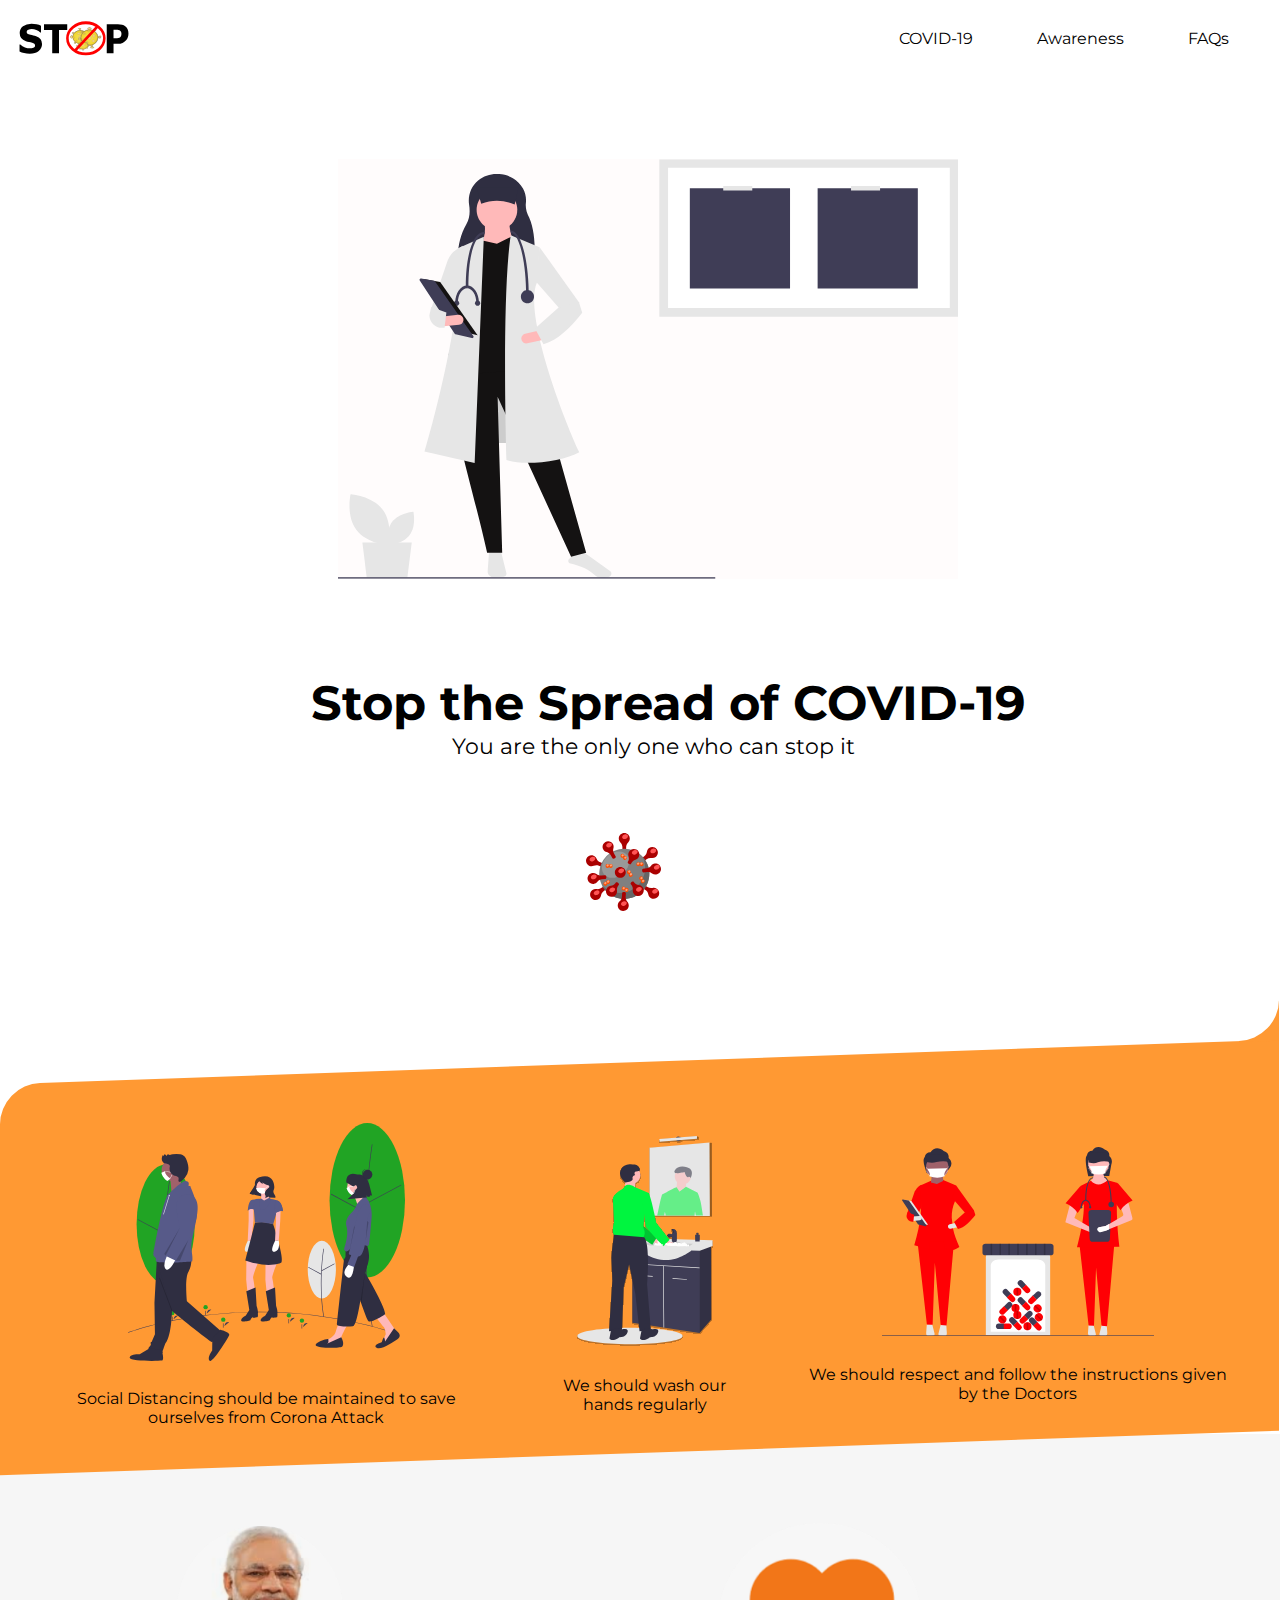
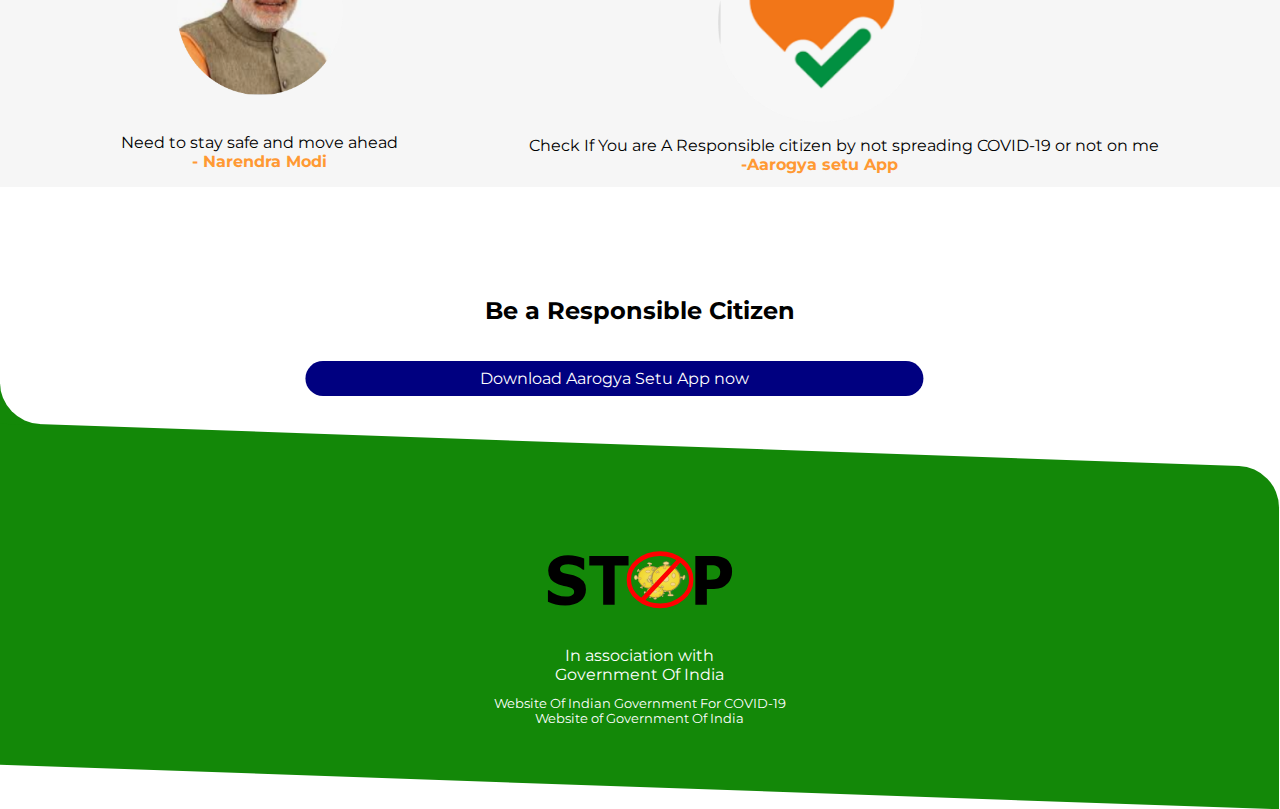
<file: index.html>
<html>

<head>
    <link href="https://fonts.googleapis.com/css2?family=Montserrat:wght@500&display=swap" rel="stylesheet">
    <title>India Against COVID-19</title>
</head>

<body>
    <link rel="stylesheet" href="css/index.css">
    <div class="container">
        <header>
            <img src="imgs/stop.svg" alt="logo" class="logo">
            <nav>
                <a href="#">
                    <img src="imgs/ham.svg" alt="menu" class="hide-desktop menu" id="menu">
                </a>
                <ul class="show-desktop hide-mobile" id="nav">
                    <li id="exit" class="exit-btn hide-desktop">
                        <img src="imgs/exit.svg" alt="exit-btn">
                    </li>
                    <li><a href="https://www.mohfw.gov.in/#latest-update" target="_blank">COVID-19</a></li>
                    <li><a href="https://www.mohfw.gov.in/#site-awareness" target="_blank">Awareness</a></li>
                    <li><a href="https://www.mohfw.gov.in/#site-faq" target="_blank">FAQs</a></li>
                </ul>
            </nav>
        </header>
        <section>
            <svg class="main-image" width="855" height="578" viewBox="0 0 855 578" fill="none"
                xmlns="http://www.w3.org/2000/svg">
                <rect width="855" height="578" fill="#FFFCFC" />
                <g id="doctor 1" clip-path="url(#clip0)">
                    <path id="Vector" d="M261.557 268H151.557V391H261.557V268Z" fill="#CCCCCC" />
                    <path id="Vector_2" d="M95.557 576H39.557L33.557 528H101.557L95.557 576Z" fill="#E6E6E6" />
                    <path id="Vector_3"
                        d="M208.007 541.232L206.117 567.067C206.032 568.237 206.197 569.411 206.603 570.511C207.008 571.611 207.644 572.612 208.468 573.446C209.292 574.281 210.285 574.929 211.38 575.348C212.475 575.767 213.647 575.947 214.817 575.877L228.087 575.073C228.702 575.035 229.301 574.863 229.842 574.568C230.383 574.273 230.852 573.863 231.216 573.366C231.58 572.869 231.83 572.298 231.949 571.694C232.068 571.089 232.052 570.466 231.902 569.868L224.537 540.406L208.007 541.232Z"
                        fill="#E6E6E6" />
                    <path id="Vector_4"
                        d="M319.003 556.509C334.62 560.163 345.777 565.356 353.106 572.384C355.716 574.867 359.131 576.331 362.729 576.509C367.326 576.751 371.084 576.236 373.909 574.974H373.909C374.633 574.655 375.258 574.148 375.719 573.506C376.181 572.864 376.462 572.111 376.534 571.323C376.619 570.523 376.489 569.715 376.157 568.982C375.825 568.25 375.303 567.619 374.645 567.156L337.606 540.802L321.873 547.096L318.202 550.766C317.805 551.163 317.505 551.648 317.327 552.18C317.148 552.713 317.096 553.28 317.173 553.837C317.251 554.393 317.456 554.924 317.774 555.388C318.091 555.852 318.512 556.236 319.003 556.509H319.003Z"
                        fill="#E6E6E6" />
                    <path id="Vector_5"
                        d="M270.94 134.695L165.067 133.714C165.333 118.294 168.921 103.151 176.764 89.6005C181.914 80.701 181.803 71.0157 180.562 62.8561C178.646 50.2641 183.101 37.3806 192.999 29.3649C200.563 23.2285 210.11 20.0698 219.842 20.4835L221.897 20.5692C228.594 20.8475 235.113 22.8036 240.856 26.258C246.6 29.7123 251.383 34.5542 254.768 40.339C258.208 46.5146 259.595 53.624 258.729 60.6398C258.058 67.241 259.664 73.9096 263.42 80.6416C269.9 95.4242 271.303 114.34 270.94 134.695Z"
                        fill="#2F2E41" />
                    <path id="Vector_6"
                        d="M341.775 542.176L320.996 547.597L219.813 327.161L226.137 542.176H205.358C183.154 441.018 143.067 324.27 161.09 287.41L268.597 281.086L341.775 542.176Z"
                        fill="#141212" />
                    <path id="Vector_7"
                        d="M218.909 97.6912C234.376 97.6912 246.915 85.1524 246.915 69.685C246.915 54.2177 234.376 41.6789 218.909 41.6789C203.442 41.6789 190.903 54.2177 190.903 69.685C190.903 85.1524 203.442 97.6912 218.909 97.6912Z"
                        fill="#FFB9B9" />
                    <path id="Vector_8"
                        d="M243.302 121.18L197.227 118.47C201.742 108.106 203.546 98.1264 201.744 88.657H236.074C235.996 95.9276 239.614 108.504 243.302 121.18Z"
                        fill="#FFB9B9" />
                    <path id="Vector_9"
                        d="M272.211 289.217L171.028 296.445L181.417 117.115L199.034 112.146L218.909 116.663L238.784 106.725L251.432 111.243L272.211 289.217Z"
                        fill="#141212" />
                    <path id="Vector_10"
                        d="M188.193 418.407L119.081 402.597C139.631 334.449 176.654 178.546 164.704 122.987L200.841 106.725L188.193 418.407Z"
                        fill="#E6E6E6" />
                    <path id="Vector_11"
                        d="M154.766 221.46L128.567 205.199L150.91 139.759C153.402 133.007 158.175 127.337 164.404 123.731L171.931 119.373L167.414 185.323L154.766 221.46Z"
                        fill="#E6E6E6" />
                    <path id="Vector_12"
                        d="M332.289 403.501C310.476 416.121 255.95 423.156 232.009 414.342C230.247 352.769 226.792 178.603 237.881 104.919L277.632 121.18L274.018 169.965C255.014 211.698 310.198 357.054 332.289 403.501Z"
                        fill="#E6E6E6" />
                    <path id="Vector_13"
                        d="M329.127 213.33L304.734 205.199L272.211 168.158L277.632 121.18L331.837 197.068L329.127 213.33Z"
                        fill="#E6E6E6" />
                    <path id="Vector_14"
                        d="M252.681 248.494C253.08 250.245 254.158 251.767 255.677 252.725C257.196 253.684 259.034 254 260.786 253.606L281.492 248.917L278.5 235.7L257.793 240.389C256.041 240.786 254.518 241.863 253.559 243.383C252.6 244.903 252.285 246.741 252.681 248.494V248.494Z"
                        fill="#FFB9B9" />
                    <path id="Vector_15"
                        d="M243.302 62.4576C227.746 56.0611 212.382 55.5983 197.227 61.5542L190.903 38.9686H248.722L243.302 62.4576Z"
                        fill="#2F2E41" />
                    <path id="Vector_16"
                        d="M271.308 233.205L283.052 254.887C302.806 249.378 319.926 232.008 336.354 211.523L331.837 197.068L303.831 204.295L271.308 233.205Z"
                        fill="#E6E6E6" />
                    <path id="Vector_17"
                        d="M262.725 188.485H259.111C259.111 137.375 248.588 101.757 238.333 101.757L237.429 98.1429C246.626 98.1429 252.49 112.967 255.789 125.403C260.262 142.263 262.725 164.666 262.725 188.485Z"
                        fill="#3F3D56" />
                    <path id="Vector_18"
                        d="M179.61 175.837H175.996C175.996 129.028 186.593 99.9498 202.196 99.9498L201.292 103.563C190.5 103.563 179.61 125.911 179.61 175.837Z"
                        fill="#3F3D56" />
                    <path id="Vector_19"
                        d="M260.918 198.423C265.908 198.423 269.953 194.378 269.953 189.389C269.953 184.399 265.908 180.355 260.918 180.355C255.929 180.355 251.884 184.399 251.884 189.389C251.884 194.378 255.929 198.423 260.918 198.423Z"
                        fill="#3F3D56" />
                    <path id="Vector_20"
                        d="M165.155 197.52H161.542C161.542 184.568 168.836 174.031 177.803 174.031V177.644C170.829 177.644 165.155 186.56 165.155 197.52Z"
                        fill="#3F3D56" />
                    <path id="Vector_21"
                        d="M194.065 197.52H190.451C190.451 186.56 184.777 177.644 177.803 177.644V174.031C186.77 174.031 194.065 184.568 194.065 197.52Z"
                        fill="#3F3D56" />
                    <path id="Vector_22"
                        d="M192.258 202.037C194.254 202.037 195.872 200.419 195.872 198.423C195.872 196.427 194.254 194.809 192.258 194.809C190.262 194.809 188.644 196.427 188.644 198.423C188.644 200.419 190.262 202.037 192.258 202.037Z"
                        fill="#3F3D56" />
                    <path id="Vector_23"
                        d="M163.348 202.037C165.344 202.037 166.962 200.419 166.962 198.423C166.962 196.427 165.344 194.809 163.348 194.809C161.353 194.809 159.735 196.427 159.735 198.423C159.735 200.419 161.353 202.037 163.348 202.037Z"
                        fill="#3F3D56" />
                    <path id="Vector_24"
                        d="M118.177 165.193L140.724 169.219L192.258 242.495L164.88 236.053L118.177 165.193Z"
                        fill="#141212" />
                    <path id="Vector_25"
                        d="M114.178 164.296C113.834 164.301 113.498 164.398 113.205 164.578C112.912 164.757 112.673 165.012 112.512 165.316C112.351 165.619 112.275 165.961 112.291 166.304C112.307 166.647 112.416 166.98 112.604 167.267L160.776 240.355C161.045 240.763 161.46 241.053 161.936 241.165L184.349 246.438C184.727 246.527 185.123 246.499 185.484 246.358C185.846 246.217 186.156 245.969 186.373 245.647C186.591 245.325 186.705 244.945 186.702 244.557C186.698 244.169 186.576 243.791 186.353 243.474L133.464 168.272C133.321 168.067 133.138 167.892 132.927 167.758C132.716 167.624 132.481 167.532 132.235 167.489L114.539 164.329C114.42 164.307 114.299 164.296 114.178 164.296V164.296Z"
                        fill="#3F3D56" />
                    <path id="Vector_26"
                        d="M144.227 216.553L145.566 230.038L166.693 227.941C168.481 227.764 170.125 226.883 171.264 225.493C172.403 224.103 172.944 222.317 172.766 220.529C172.589 218.741 171.708 217.096 170.318 215.957C168.928 214.819 167.142 214.278 165.354 214.456L144.227 216.553Z"
                        fill="#FFB9B9" />
                    <path id="Vector_27"
                        d="M125.857 214.991C125.887 219.589 127.734 223.989 130.995 227.231C134.255 230.474 138.665 232.296 143.263 232.302H146.737L149.266 211.226L128.326 203.688L125.857 214.991Z"
                        fill="#E6E6E6" />
                    <path id="Vector_28" d="M854.557 0H442.557V217H854.557V0Z" fill="#E6E6E6" />
                    <path id="Vector_29" d="M454.557 205H842.557V12H454.557V205Z" fill="white" />
                    <path id="Vector_30" d="M622.557 40H484.557V178H622.557V40Z" fill="#3F3D56" />
                    <g id="big-virus">
                        <path id="Vector_31"
                            d="M589.557 103C591.766 103 593.557 101.209 593.557 99C593.557 96.7909 591.766 95 589.557 95C587.348 95 585.557 96.7909 585.557 99C585.557 101.209 587.348 103 589.557 103Z"
                             />
                        <path id="Vector_32"
                            d="M574.557 89C576.766 89 578.557 87.2091 578.557 85C578.557 82.7909 576.766 81 574.557 81C572.348 81 570.557 82.7909 570.557 85C570.557 87.2091 572.348 89 574.557 89Z"
                             />
                        <path id="Vector_33"
                            d="M572.557 99C571.085 99.0003 569.642 99.4091 568.389 100.181C567.285 98.5211 565.988 96.9984 564.524 95.6452C564.541 95.4317 564.557 95.2178 564.557 95C564.558 93.4304 564.097 91.8951 563.231 90.5857C562.366 89.2763 561.134 88.2507 559.689 87.6368C558.244 87.0229 556.651 86.8478 555.108 87.1335C553.564 87.4192 552.139 88.1529 551.01 89.2431C548.868 88.9391 546.694 88.9201 544.547 89.1867C544.549 89.124 544.557 89.0631 544.557 89C544.558 87.661 544.224 86.3429 543.584 85.1667C542.944 83.9905 542.019 82.9937 540.894 82.2677C539.769 81.5418 538.479 81.1098 537.144 81.0116C535.808 80.9133 534.47 81.1518 533.25 81.7052C532.031 82.2586 530.97 83.1093 530.165 84.1792C529.36 85.249 528.836 86.5039 528.641 87.8288C528.447 89.1537 528.588 90.5061 529.052 91.7622C529.516 93.0183 530.288 94.1378 531.297 95.0181C529.958 96.1654 528.743 97.4503 527.673 98.8518C526.685 98.03 525.515 97.4582 524.259 97.1847C523.004 96.9111 521.702 96.9439 520.462 97.2802C519.222 97.6165 518.081 98.2465 517.137 99.1168C516.192 99.9872 515.47 101.072 515.033 102.28C514.597 103.488 514.457 104.784 514.627 106.057C514.796 107.331 515.27 108.544 516.008 109.596C516.746 110.647 517.727 111.506 518.866 112.098C520.006 112.691 521.272 113 522.557 113L522.582 112.999C522.569 113.331 522.557 113.664 522.557 114C522.557 116.013 522.8 118.018 523.28 119.973C520.903 120.868 518.791 122.352 517.145 124.286C515.498 126.22 514.369 128.541 513.865 131.031C513.361 133.521 513.498 136.098 514.262 138.52C515.027 140.943 516.395 143.131 518.237 144.88C520.08 146.629 522.336 147.881 524.795 148.519C527.254 149.157 529.835 149.16 532.295 148.528C534.755 147.895 537.014 146.648 538.861 144.903C540.707 143.158 542.079 140.972 542.849 138.551C548.414 139.621 554.177 138.766 559.192 136.127C559.704 137.332 560.504 138.394 561.522 139.218C562.54 140.042 563.744 140.603 565.03 140.853C566.316 141.103 567.643 141.033 568.895 140.65C570.148 140.267 571.287 139.583 572.213 138.657C573.139 137.731 573.824 136.591 574.207 135.339C574.59 134.086 574.66 132.759 574.41 131.473C574.16 130.188 573.598 128.983 572.774 127.965C571.95 126.947 570.889 126.147 569.684 125.635C571.416 122.347 572.389 118.712 572.531 114.999L572.557 115C574.678 115 576.713 114.157 578.213 112.657C579.714 111.157 580.557 109.122 580.557 107C580.557 104.878 579.714 102.843 578.213 101.343C576.713 99.8429 574.678 99 572.557 99V99Z"
                             />
                    </g>
                    <path id="Vector_34" d="M570.557 37H530.557V43H570.557V37Z" fill="#E6E6E6" />
                    <path id="Vector_35" d="M798.557 40H660.557V178H798.557V40Z" fill="#3F3D56" />
                    <g id="small-viruses">
                        <path id="Vector_36"
                            d="M755.757 133.6C756.751 133.6 757.557 132.794 757.557 131.8C757.557 130.806 756.751 130 755.757 130C754.763 130 753.957 130.806 753.957 131.8C753.957 132.794 754.763 133.6 755.757 133.6Z"
                            />
                        <path id="Vector_37"
                            d="M749.007 127.3C750.001 127.3 750.807 126.494 750.807 125.5C750.807 124.506 750.001 123.7 749.007 123.7C748.013 123.7 747.207 124.506 747.207 125.5C747.207 126.494 748.013 127.3 749.007 127.3Z"
                             />
                        <path id="Vector_38"
                            d="M748.107 131.8C747.444 131.8 746.795 131.984 746.231 132.331C745.734 131.584 745.151 130.899 744.492 130.29C744.5 130.194 744.507 130.098 744.507 130C744.507 129.294 744.3 128.603 743.91 128.014C743.521 127.424 742.966 126.963 742.316 126.687C741.666 126.41 740.949 126.332 740.255 126.46C739.56 126.589 738.919 126.919 738.411 127.409C737.447 127.273 736.469 127.264 735.502 127.384C735.503 127.356 735.507 127.328 735.507 127.3C735.507 126.697 735.357 126.104 735.069 125.575C734.781 125.046 734.365 124.597 733.858 124.27C733.352 123.944 732.772 123.749 732.171 123.705C731.57 123.661 730.967 123.768 730.419 124.017C729.87 124.266 729.393 124.649 729.03 125.131C728.668 125.612 728.432 126.177 728.345 126.773C728.257 127.369 728.321 127.978 728.53 128.543C728.739 129.108 729.086 129.612 729.54 130.008C728.937 130.524 728.391 131.103 727.909 131.733C727.465 131.364 726.938 131.106 726.373 130.983C725.808 130.86 725.222 130.875 724.664 131.026C724.106 131.177 723.593 131.461 723.168 131.853C722.742 132.244 722.418 132.733 722.221 133.276C722.025 133.82 721.962 134.403 722.038 134.976C722.115 135.549 722.328 136.095 722.66 136.568C722.992 137.041 723.433 137.428 723.946 137.694C724.459 137.961 725.029 138.1 725.607 138.1L725.618 138.099C725.612 138.249 725.607 138.399 725.607 138.55C725.607 139.456 725.716 140.358 725.932 141.238C724.862 141.64 723.912 142.308 723.171 143.179C722.43 144.049 721.922 145.093 721.695 146.214C721.469 147.334 721.53 148.494 721.874 149.584C722.218 150.674 722.834 151.659 723.663 152.446C724.492 153.233 725.507 153.797 726.614 154.084C727.72 154.371 728.882 154.372 729.989 154.087C731.096 153.803 732.113 153.241 732.943 152.456C733.774 151.671 734.392 150.687 734.738 149.598C737.242 150.079 739.836 149.695 742.092 148.507C742.323 149.05 742.683 149.527 743.141 149.898C743.599 150.269 744.141 150.522 744.72 150.634C745.298 150.746 745.895 150.715 746.459 150.543C747.023 150.37 747.535 150.062 747.952 149.645C748.369 149.229 748.677 148.716 748.849 148.152C749.022 147.589 749.053 146.992 748.941 146.413C748.828 145.834 748.575 145.292 748.205 144.834C747.834 144.376 747.356 144.016 746.814 143.786C747.593 142.306 748.031 140.671 748.095 138.999L748.107 139C749.061 139 749.977 138.621 750.652 137.946C751.327 137.27 751.707 136.355 751.707 135.4C751.707 134.445 751.327 133.53 750.652 132.854C749.977 132.179 749.061 131.8 748.107 131.8V131.8Z"
                             />
                        <path id="Vector_39"
                            d="M769.878 99.4417C770.873 99.4417 771.678 98.6358 771.678 97.6417C771.678 96.6476 770.873 95.8417 769.878 95.8417C768.884 95.8417 768.078 96.6476 768.078 97.6417C768.078 98.6358 768.884 99.4417 769.878 99.4417Z"
                             />
                        <path id="Vector_40"
                            d="M774.113 91.2367C775.107 91.2367 775.913 90.4308 775.913 89.4367C775.913 88.4425 775.107 87.6367 774.113 87.6367C773.119 87.6367 772.313 88.4425 772.313 89.4367C772.313 90.4308 773.119 91.2367 774.113 91.2367Z"
                             />
                        <path id="Vector_41"
                            d="M767.805 90.2782C767.625 89.6407 767.272 89.0656 766.785 88.6169C767.369 87.9363 767.87 87.1886 768.278 86.3896C768.373 86.371 768.467 86.3516 768.561 86.325C769.241 86.134 769.85 85.7471 770.312 85.2124C770.773 84.6778 771.067 84.0191 771.157 83.3184C771.247 82.6178 771.128 81.9063 770.816 81.2726C770.504 80.6389 770.013 80.1111 769.403 79.7549C769.273 78.7899 769.016 77.8463 768.639 76.9488C768.666 76.9418 768.693 76.9378 768.721 76.9301C769.301 76.7675 769.831 76.4618 770.262 76.0411C770.694 75.6205 771.013 75.0982 771.19 74.5223C771.367 73.9464 771.397 73.3352 771.277 72.7447C771.156 72.1543 770.89 71.6035 770.501 71.1429C770.113 70.6822 769.615 70.3265 769.053 70.1082C768.492 69.8899 767.884 69.8161 767.287 69.8935C766.689 69.9709 766.12 70.1971 765.633 70.5513C765.145 70.9055 764.755 71.3764 764.496 71.9209C763.836 71.4807 763.131 71.1113 762.394 70.8186C762.629 70.2906 762.734 69.7137 762.7 69.1367C762.665 68.5596 762.492 67.9994 762.195 67.5034C761.898 67.0074 761.486 66.5902 760.994 66.2871C760.502 65.984 759.943 65.8039 759.367 65.762C758.79 65.7202 758.212 65.8178 757.681 66.0466C757.15 66.2754 756.683 66.6288 756.317 67.0767C755.952 67.5246 755.699 68.0539 755.582 68.6199C755.464 69.1859 755.485 69.7719 755.641 70.3284L755.645 70.3392C755.499 70.3741 755.354 70.4094 755.208 70.4504C754.336 70.696 753.497 71.0459 752.709 71.4923C752.032 70.5716 751.131 69.8382 750.093 69.3608C749.054 68.8834 747.911 68.6777 746.771 68.763C745.631 68.8484 744.532 69.222 743.576 69.8487C742.62 70.4755 741.839 71.3349 741.306 72.3463C740.773 73.3576 740.506 74.4878 740.529 75.6307C740.553 76.7736 740.866 77.8918 741.441 78.8803C742.015 79.8688 742.831 80.6952 743.812 81.2819C744.793 81.8687 745.907 82.1966 747.049 82.2349C747.265 84.7757 748.338 87.1677 750.093 89.0179C749.633 89.3867 749.271 89.8627 749.038 90.4042C748.805 90.9456 748.709 91.5359 748.758 92.1233C748.806 92.7107 748.999 93.2771 749.317 93.7729C749.636 94.2687 750.071 94.6786 750.585 94.9668C751.1 95.255 751.677 95.4125 752.266 95.4256C752.855 95.4388 753.439 95.307 753.965 95.042C754.491 94.777 754.945 94.3868 755.285 93.9057C755.625 93.4246 755.843 92.8672 755.917 92.2826C757.553 92.632 759.246 92.6101 760.872 92.2187L760.874 92.2298C761.002 92.6852 761.218 93.1109 761.511 93.4826C761.803 93.8544 762.166 94.1648 762.579 94.3962C762.991 94.6276 763.445 94.7755 763.915 94.8314C764.385 94.8872 764.861 94.85 765.316 94.7218C765.771 94.5935 766.197 94.3769 766.568 94.0841C766.94 93.7914 767.25 93.4283 767.481 93.0156C767.712 92.6029 767.86 92.1488 767.915 91.6791C767.971 91.2093 767.933 90.7333 767.805 90.2781V90.2782Z"
                             />
                        <path id="Vector_42"
                            d="M700.162 74.9815C701.156 74.9815 701.962 74.1756 701.962 73.1815C701.962 72.1874 701.156 71.3815 700.162 71.3815C699.168 71.3815 698.362 72.1874 698.362 73.1815C698.362 74.1756 699.168 74.9815 700.162 74.9815Z"
                             />
                        <path id="Vector_43"
                            d="M690.958 75.7189C691.952 75.7189 692.758 74.913 692.758 73.9189C692.758 72.9247 691.952 72.1189 690.958 72.1189C689.964 72.1189 689.158 72.9247 689.158 73.9189C689.158 74.913 689.964 75.7189 690.958 75.7189Z"
                             />
                        <path id="Vector_44"
                            d="M695.004 78.8312C694.557 79.3204 694.256 79.924 694.132 80.5746C693.245 80.4378 692.346 80.407 691.452 80.4828C691.386 80.4124 691.32 80.3423 691.247 80.2763C690.726 79.7996 690.076 79.487 689.378 79.3774C688.68 79.2678 687.966 79.366 687.323 79.6599C686.681 79.9537 686.14 80.4301 685.766 81.0297C685.393 81.6294 685.204 82.3256 685.224 83.0317C684.473 83.6514 683.807 84.3678 683.245 85.1623C683.224 85.1428 683.206 85.1217 683.185 85.1025C682.741 84.6957 682.201 84.407 681.616 84.2628C681.031 84.1186 680.419 84.1235 679.837 84.2772C679.254 84.4309 678.719 84.7284 678.281 85.1424C677.844 85.5564 677.517 86.0736 677.331 86.6468C677.145 87.2199 677.105 87.8306 677.217 88.4228C677.328 89.015 677.586 89.5698 677.967 90.0364C678.349 90.5029 678.841 90.8663 679.399 91.0932C679.957 91.3201 680.564 91.4032 681.162 91.335C681.137 92.1281 681.196 92.9217 681.337 93.7027C680.764 93.7815 680.219 93.9971 679.747 94.3313C679.275 94.6654 678.891 95.1082 678.627 95.6223C678.362 96.1364 678.226 96.7066 678.228 97.2847C678.231 97.8628 678.372 98.4317 678.641 98.9434C678.91 99.4551 679.299 99.8945 679.773 100.224C680.248 100.554 680.795 100.765 681.368 100.839C681.942 100.913 682.524 100.847 683.067 100.648C683.61 100.449 684.097 100.123 684.486 99.6956L684.494 99.6868C684.6 99.792 684.707 99.8971 684.819 99.999C685.488 100.61 686.228 101.137 687.023 101.571C686.599 102.632 686.452 103.784 686.595 104.918C686.738 106.053 687.167 107.132 687.842 108.055C688.516 108.978 689.414 109.714 690.451 110.195C691.488 110.676 692.631 110.885 693.771 110.804C694.911 110.722 696.012 110.352 696.97 109.728C697.928 109.105 698.712 108.248 699.248 107.238C699.784 106.229 700.055 105.1 700.035 103.957C700.016 102.814 699.706 101.694 699.135 100.704C701.179 99.1791 702.643 97.0045 703.287 94.5373C703.843 94.7329 704.439 94.789 705.022 94.7007C705.604 94.6124 706.156 94.3825 706.63 94.031C707.103 93.6795 707.482 93.2172 707.735 92.6848C707.988 92.1523 708.106 91.566 708.079 90.9773C708.052 90.3885 707.881 89.8153 707.581 89.308C707.281 88.8008 706.861 88.3749 706.358 88.0678C705.855 87.7608 705.284 87.5819 704.696 87.5469C704.108 87.5119 703.52 87.6219 702.984 87.8671C702.417 86.2938 701.504 84.8677 700.313 83.6937L700.321 83.6857C700.641 83.3367 700.888 82.9281 701.05 82.4833C701.211 82.0385 701.284 81.5663 701.262 81.0935C701.241 80.6208 701.127 80.1569 700.927 79.7284C700.726 79.2998 700.443 78.915 700.093 78.596C699.744 78.2769 699.335 78.0299 698.89 77.8691C698.445 77.7082 697.973 77.6367 697.5 77.6585C697.027 77.6803 696.563 77.7952 696.135 77.9964C695.707 78.1976 695.323 78.4813 695.004 78.8312V78.8312Z"
                             />
                    </g>
                    <path id="Vector_45" d="M746.557 37H706.557V43H746.557V37Z" fill="#E6E6E6" />
                    <path id="Vector_46"
                        d="M25.1764 510.243C39.5961 529.554 69.5284 531.587 69.5284 531.587C69.5284 531.587 76.082 502.31 61.6623 482.999C47.2427 463.688 17.3103 461.655 17.3103 461.655C17.3103 461.655 10.7568 490.932 25.1764 510.243Z"
                        fill="#E6E6E6" />
                    <path id="Vector_47"
                        d="M98.6331 517.503C89.1181 530.245 69.3666 531.587 69.3666 531.587C69.3666 531.587 65.0421 512.268 74.5572 499.525C84.0723 486.782 103.824 485.441 103.824 485.441C103.824 485.441 108.148 504.76 98.6331 517.503Z"
                        fill="#E6E6E6" />
                    <path id="Vector_48" d="M519.557 575.656H0V577.897H519.557V575.656Z" fill="#3F3D56" />
                </g>
                <defs>
                    <clipPath id="clip0">
                        <rect width="854.557" height="577.897" fill="white" />
                    </clipPath>
                </defs>
            </svg>
            <h1>Stop the Spread of COVID-19</h1>
            <p class="subhead">You are the only one who can stop it</p>
            <div class="scrollbox">
                <img src="imgs/virus.svg" alt="virus" class="scroll show-desktop hide-mobile" style="width: 10%;">
            </div>
        </section>
        <div class="orange-container">
            <div class="container">
                <ul>
                    <li>
                       <img src="imgs/social-distancing-1.svg" alt="Social Distancing">
                        <p class="para1">Social Distancing should be maintained to save ourselves from Corona Attack</p>
                    </li>
                    <li>
                        <img src="imgs/wash-hands-1.svg" alt="Washing Hands">
                        <p>We should wash our hands regularly</p>
                    </li>
                    <li>
                        <img src="imgs/undraw_medical_care_movn.svg" alt="Doctors" class="doctors">
                        <p>We should respect and follow the instructions given by the Doctors</p>
                    </li>
                </ul>
            </div>
        </div>
        <div class="grey-container">
            <div class="container">
                <ul>
                    <li>
                        <figure>
                            <img class="modi" src="imgs/modi.png" alt="Narendra Modi" class="modi">
                            <blockquote>Need to stay safe and move ahead</blockquote>
                            <figcaption>- Narendra Modi</figcaption>
                        </figure>
                        <figure>
                            <img class="app" src="imgs/app.png" alt="Aarogya setu App">
                            <blockquote class="block">Check If You are A Responsible citizen by not spreading COVID-19 or not on me</blockquote>
                            <figcaption>-Aarogya setu App</figcaption>
                        </figure>
                    </li>
                </ul>
            </div>
        </div>
        <div class="container">
            <h2>Be a Responsible Citizen</h2>
            <a class="cta" href="https://play.google.com/store/apps/details?id=nic.goi.aarogyasetu&hl=en_IN" target="_blank">Download Aarogya Setu App now</a>
        </div> 
        <footer>
            <div class="footer-container">
                <div class="container">
                    <a href="#">
                        <img class="logo1" src="imgs/stop.svg" alt="">
                        <p>In association with <br>Government Of India</p>
                    </a>
                    <ul>
                        <li class="base">
                            <a href="https://www.mohfw.gov.in/" target="_blank">Website Of Indian Government For COVID-19</a>
                        </li>
                        <li class="base1">
                            <a href="https://www.india.gov.in/my-government" target="_blank">Website of Government Of India</a>
                        </li>
                    </ul>
                </div>
            </div>
        </footer>
    </div>
    <script src="index.js"></script>
</body>

</html>
</file>
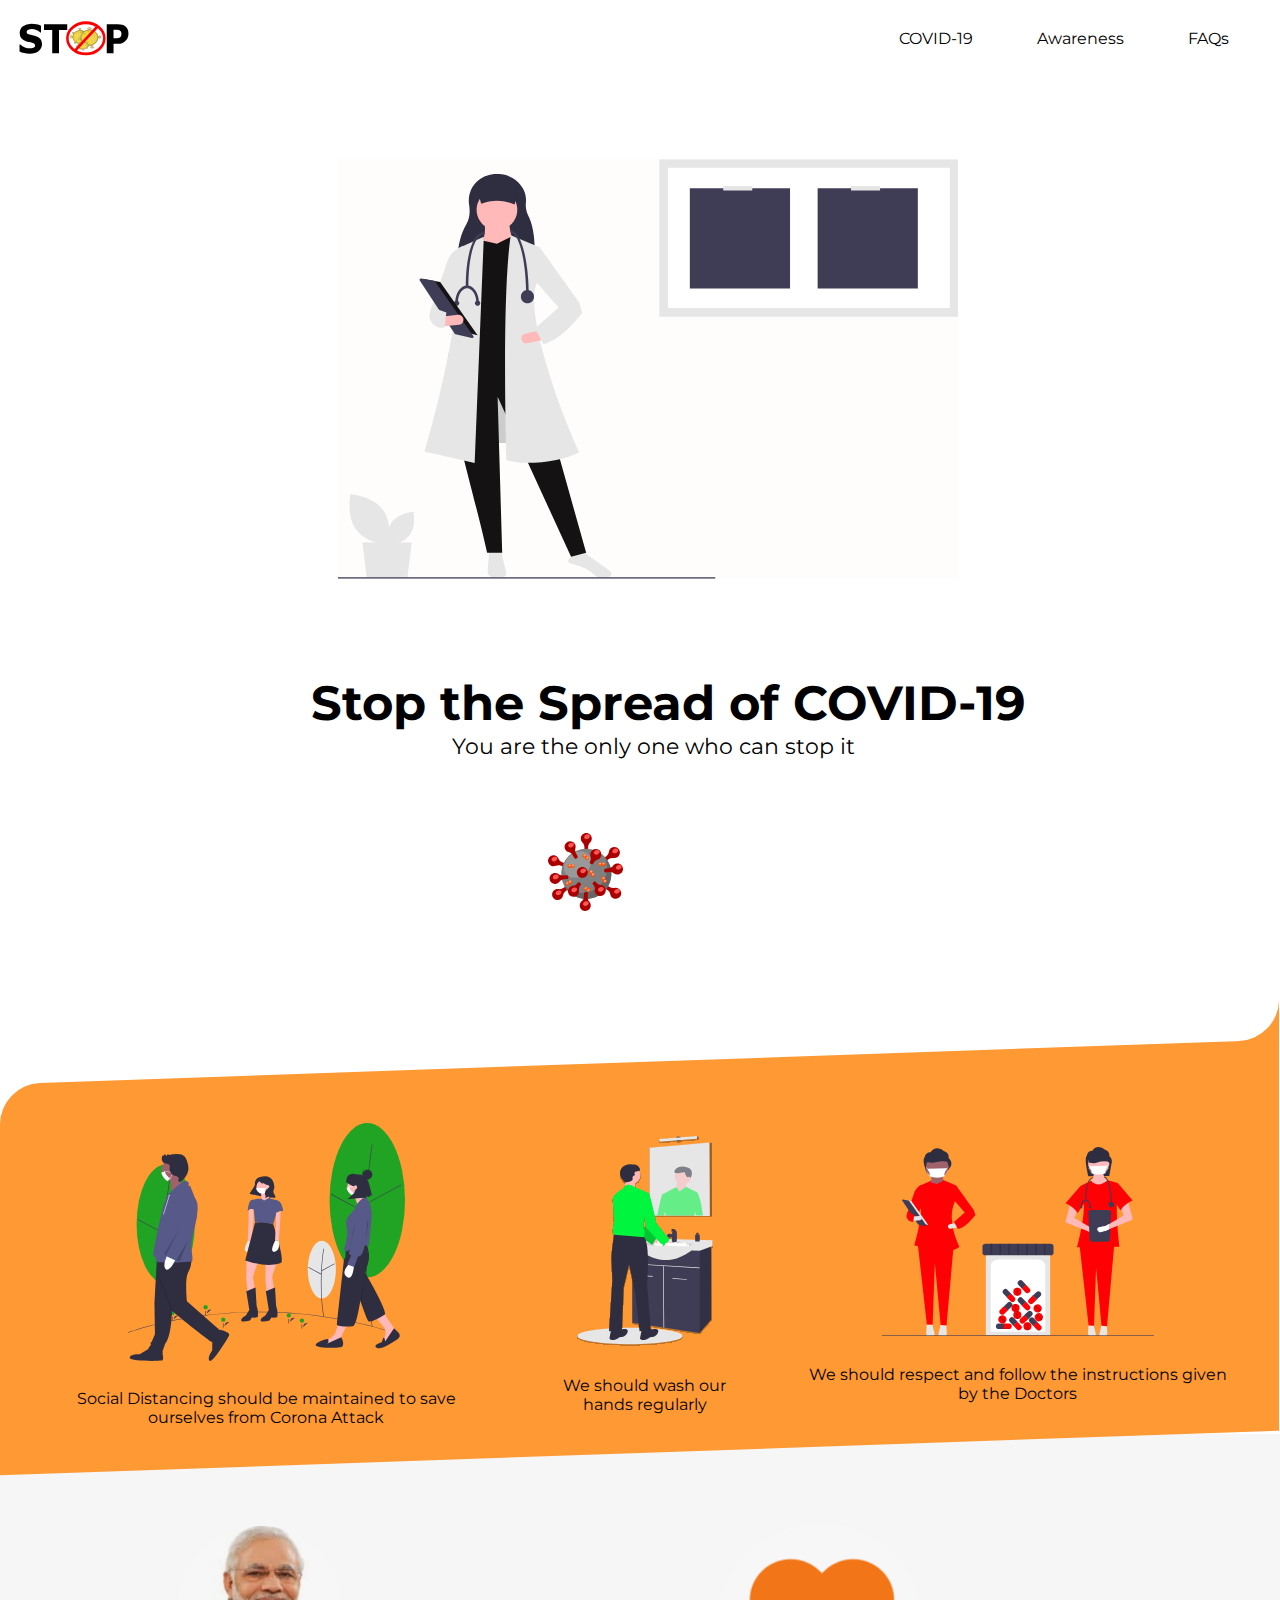
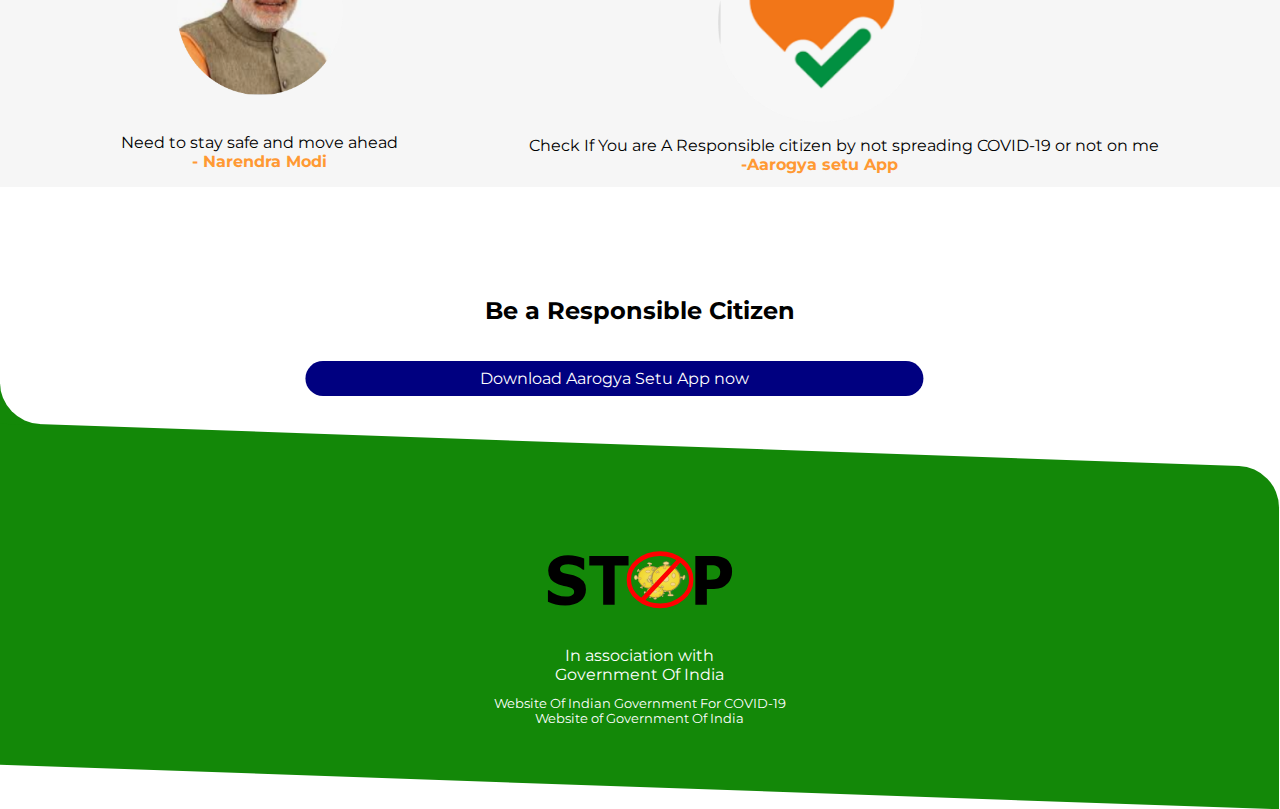
<file: frontend-structure.html>
<html>

<head>
    <link href="https://fonts.googleapis.com/css2?family=Montserrat:wght@500&display=swap" rel="stylesheet">
    <title>India Against COVID-19</title>
</head>

<body>
    <link rel="stylesheet" href="css/frontend style.css">
    <div class="container">
        <header>
            <img src="imgs/stop.svg" alt="logo" class="logo">
            <nav>
                <a href="#">
                    <img src="imgs/ham.svg" alt="menu" class="hide-desktop menu" id="menu">
                </a>
                <ul class="show-desktop hide-mobile" id="nav">
                    <li id="exit" class="exit-btn hide-desktop">
                        <img src="imgs/exit.svg" alt="exit-btn">
                    </li>
                    <li><a href="https://www.mohfw.gov.in/#latest-update" target="_blank">COVID-19</a></li>
                    <li><a href="https://www.mohfw.gov.in/#site-awareness" target="_blank">Awareness</a></li>
                    <li><a href="https://www.mohfw.gov.in/#site-faq" target="_blank">FAQs</a></li>
                </ul>
            </nav>
        </header>
        <section>
            <svg class="main-image" width="855" height="578" viewBox="0 0 855 578" fill="none"
                xmlns="http://www.w3.org/2000/svg">
                <rect width="855" height="578" fill="#FFFCFC" />
                <g id="doctor 1" clip-path="url(#clip0)">
                    <path id="Vector" d="M261.557 268H151.557V391H261.557V268Z" fill="#CCCCCC" />
                    <path id="Vector_2" d="M95.557 576H39.557L33.557 528H101.557L95.557 576Z" fill="#E6E6E6" />
                    <path id="Vector_3"
                        d="M208.007 541.232L206.117 567.067C206.032 568.237 206.197 569.411 206.603 570.511C207.008 571.611 207.644 572.612 208.468 573.446C209.292 574.281 210.285 574.929 211.38 575.348C212.475 575.767 213.647 575.947 214.817 575.877L228.087 575.073C228.702 575.035 229.301 574.863 229.842 574.568C230.383 574.273 230.852 573.863 231.216 573.366C231.58 572.869 231.83 572.298 231.949 571.694C232.068 571.089 232.052 570.466 231.902 569.868L224.537 540.406L208.007 541.232Z"
                        fill="#E6E6E6" />
                    <path id="Vector_4"
                        d="M319.003 556.509C334.62 560.163 345.777 565.356 353.106 572.384C355.716 574.867 359.131 576.331 362.729 576.509C367.326 576.751 371.084 576.236 373.909 574.974H373.909C374.633 574.655 375.258 574.148 375.719 573.506C376.181 572.864 376.462 572.111 376.534 571.323C376.619 570.523 376.489 569.715 376.157 568.982C375.825 568.25 375.303 567.619 374.645 567.156L337.606 540.802L321.873 547.096L318.202 550.766C317.805 551.163 317.505 551.648 317.327 552.18C317.148 552.713 317.096 553.28 317.173 553.837C317.251 554.393 317.456 554.924 317.774 555.388C318.091 555.852 318.512 556.236 319.003 556.509H319.003Z"
                        fill="#E6E6E6" />
                    <path id="Vector_5"
                        d="M270.94 134.695L165.067 133.714C165.333 118.294 168.921 103.151 176.764 89.6005C181.914 80.701 181.803 71.0157 180.562 62.8561C178.646 50.2641 183.101 37.3806 192.999 29.3649C200.563 23.2285 210.11 20.0698 219.842 20.4835L221.897 20.5692C228.594 20.8475 235.113 22.8036 240.856 26.258C246.6 29.7123 251.383 34.5542 254.768 40.339C258.208 46.5146 259.595 53.624 258.729 60.6398C258.058 67.241 259.664 73.9096 263.42 80.6416C269.9 95.4242 271.303 114.34 270.94 134.695Z"
                        fill="#2F2E41" />
                    <path id="Vector_6"
                        d="M341.775 542.176L320.996 547.597L219.813 327.161L226.137 542.176H205.358C183.154 441.018 143.067 324.27 161.09 287.41L268.597 281.086L341.775 542.176Z"
                        fill="#141212" />
                    <path id="Vector_7"
                        d="M218.909 97.6912C234.376 97.6912 246.915 85.1524 246.915 69.685C246.915 54.2177 234.376 41.6789 218.909 41.6789C203.442 41.6789 190.903 54.2177 190.903 69.685C190.903 85.1524 203.442 97.6912 218.909 97.6912Z"
                        fill="#FFB9B9" />
                    <path id="Vector_8"
                        d="M243.302 121.18L197.227 118.47C201.742 108.106 203.546 98.1264 201.744 88.657H236.074C235.996 95.9276 239.614 108.504 243.302 121.18Z"
                        fill="#FFB9B9" />
                    <path id="Vector_9"
                        d="M272.211 289.217L171.028 296.445L181.417 117.115L199.034 112.146L218.909 116.663L238.784 106.725L251.432 111.243L272.211 289.217Z"
                        fill="#141212" />
                    <path id="Vector_10"
                        d="M188.193 418.407L119.081 402.597C139.631 334.449 176.654 178.546 164.704 122.987L200.841 106.725L188.193 418.407Z"
                        fill="#E6E6E6" />
                    <path id="Vector_11"
                        d="M154.766 221.46L128.567 205.199L150.91 139.759C153.402 133.007 158.175 127.337 164.404 123.731L171.931 119.373L167.414 185.323L154.766 221.46Z"
                        fill="#E6E6E6" />
                    <path id="Vector_12"
                        d="M332.289 403.501C310.476 416.121 255.95 423.156 232.009 414.342C230.247 352.769 226.792 178.603 237.881 104.919L277.632 121.18L274.018 169.965C255.014 211.698 310.198 357.054 332.289 403.501Z"
                        fill="#E6E6E6" />
                    <path id="Vector_13"
                        d="M329.127 213.33L304.734 205.199L272.211 168.158L277.632 121.18L331.837 197.068L329.127 213.33Z"
                        fill="#E6E6E6" />
                    <path id="Vector_14"
                        d="M252.681 248.494C253.08 250.245 254.158 251.767 255.677 252.725C257.196 253.684 259.034 254 260.786 253.606L281.492 248.917L278.5 235.7L257.793 240.389C256.041 240.786 254.518 241.863 253.559 243.383C252.6 244.903 252.285 246.741 252.681 248.494V248.494Z"
                        fill="#FFB9B9" />
                    <path id="Vector_15"
                        d="M243.302 62.4576C227.746 56.0611 212.382 55.5983 197.227 61.5542L190.903 38.9686H248.722L243.302 62.4576Z"
                        fill="#2F2E41" />
                    <path id="Vector_16"
                        d="M271.308 233.205L283.052 254.887C302.806 249.378 319.926 232.008 336.354 211.523L331.837 197.068L303.831 204.295L271.308 233.205Z"
                        fill="#E6E6E6" />
                    <path id="Vector_17"
                        d="M262.725 188.485H259.111C259.111 137.375 248.588 101.757 238.333 101.757L237.429 98.1429C246.626 98.1429 252.49 112.967 255.789 125.403C260.262 142.263 262.725 164.666 262.725 188.485Z"
                        fill="#3F3D56" />
                    <path id="Vector_18"
                        d="M179.61 175.837H175.996C175.996 129.028 186.593 99.9498 202.196 99.9498L201.292 103.563C190.5 103.563 179.61 125.911 179.61 175.837Z"
                        fill="#3F3D56" />
                    <path id="Vector_19"
                        d="M260.918 198.423C265.908 198.423 269.953 194.378 269.953 189.389C269.953 184.399 265.908 180.355 260.918 180.355C255.929 180.355 251.884 184.399 251.884 189.389C251.884 194.378 255.929 198.423 260.918 198.423Z"
                        fill="#3F3D56" />
                    <path id="Vector_20"
                        d="M165.155 197.52H161.542C161.542 184.568 168.836 174.031 177.803 174.031V177.644C170.829 177.644 165.155 186.56 165.155 197.52Z"
                        fill="#3F3D56" />
                    <path id="Vector_21"
                        d="M194.065 197.52H190.451C190.451 186.56 184.777 177.644 177.803 177.644V174.031C186.77 174.031 194.065 184.568 194.065 197.52Z"
                        fill="#3F3D56" />
                    <path id="Vector_22"
                        d="M192.258 202.037C194.254 202.037 195.872 200.419 195.872 198.423C195.872 196.427 194.254 194.809 192.258 194.809C190.262 194.809 188.644 196.427 188.644 198.423C188.644 200.419 190.262 202.037 192.258 202.037Z"
                        fill="#3F3D56" />
                    <path id="Vector_23"
                        d="M163.348 202.037C165.344 202.037 166.962 200.419 166.962 198.423C166.962 196.427 165.344 194.809 163.348 194.809C161.353 194.809 159.735 196.427 159.735 198.423C159.735 200.419 161.353 202.037 163.348 202.037Z"
                        fill="#3F3D56" />
                    <path id="Vector_24"
                        d="M118.177 165.193L140.724 169.219L192.258 242.495L164.88 236.053L118.177 165.193Z"
                        fill="#141212" />
                    <path id="Vector_25"
                        d="M114.178 164.296C113.834 164.301 113.498 164.398 113.205 164.578C112.912 164.757 112.673 165.012 112.512 165.316C112.351 165.619 112.275 165.961 112.291 166.304C112.307 166.647 112.416 166.98 112.604 167.267L160.776 240.355C161.045 240.763 161.46 241.053 161.936 241.165L184.349 246.438C184.727 246.527 185.123 246.499 185.484 246.358C185.846 246.217 186.156 245.969 186.373 245.647C186.591 245.325 186.705 244.945 186.702 244.557C186.698 244.169 186.576 243.791 186.353 243.474L133.464 168.272C133.321 168.067 133.138 167.892 132.927 167.758C132.716 167.624 132.481 167.532 132.235 167.489L114.539 164.329C114.42 164.307 114.299 164.296 114.178 164.296V164.296Z"
                        fill="#3F3D56" />
                    <path id="Vector_26"
                        d="M144.227 216.553L145.566 230.038L166.693 227.941C168.481 227.764 170.125 226.883 171.264 225.493C172.403 224.103 172.944 222.317 172.766 220.529C172.589 218.741 171.708 217.096 170.318 215.957C168.928 214.819 167.142 214.278 165.354 214.456L144.227 216.553Z"
                        fill="#FFB9B9" />
                    <path id="Vector_27"
                        d="M125.857 214.991C125.887 219.589 127.734 223.989 130.995 227.231C134.255 230.474 138.665 232.296 143.263 232.302H146.737L149.266 211.226L128.326 203.688L125.857 214.991Z"
                        fill="#E6E6E6" />
                    <path id="Vector_28" d="M854.557 0H442.557V217H854.557V0Z" fill="#E6E6E6" />
                    <path id="Vector_29" d="M454.557 205H842.557V12H454.557V205Z" fill="white" />
                    <path id="Vector_30" d="M622.557 40H484.557V178H622.557V40Z" fill="#3F3D56" />
                    <g id="big-virus">
                        <path id="Vector_31"
                            d="M589.557 103C591.766 103 593.557 101.209 593.557 99C593.557 96.7909 591.766 95 589.557 95C587.348 95 585.557 96.7909 585.557 99C585.557 101.209 587.348 103 589.557 103Z"
                             />
                        <path id="Vector_32"
                            d="M574.557 89C576.766 89 578.557 87.2091 578.557 85C578.557 82.7909 576.766 81 574.557 81C572.348 81 570.557 82.7909 570.557 85C570.557 87.2091 572.348 89 574.557 89Z"
                             />
                        <path id="Vector_33"
                            d="M572.557 99C571.085 99.0003 569.642 99.4091 568.389 100.181C567.285 98.5211 565.988 96.9984 564.524 95.6452C564.541 95.4317 564.557 95.2178 564.557 95C564.558 93.4304 564.097 91.8951 563.231 90.5857C562.366 89.2763 561.134 88.2507 559.689 87.6368C558.244 87.0229 556.651 86.8478 555.108 87.1335C553.564 87.4192 552.139 88.1529 551.01 89.2431C548.868 88.9391 546.694 88.9201 544.547 89.1867C544.549 89.124 544.557 89.0631 544.557 89C544.558 87.661 544.224 86.3429 543.584 85.1667C542.944 83.9905 542.019 82.9937 540.894 82.2677C539.769 81.5418 538.479 81.1098 537.144 81.0116C535.808 80.9133 534.47 81.1518 533.25 81.7052C532.031 82.2586 530.97 83.1093 530.165 84.1792C529.36 85.249 528.836 86.5039 528.641 87.8288C528.447 89.1537 528.588 90.5061 529.052 91.7622C529.516 93.0183 530.288 94.1378 531.297 95.0181C529.958 96.1654 528.743 97.4503 527.673 98.8518C526.685 98.03 525.515 97.4582 524.259 97.1847C523.004 96.9111 521.702 96.9439 520.462 97.2802C519.222 97.6165 518.081 98.2465 517.137 99.1168C516.192 99.9872 515.47 101.072 515.033 102.28C514.597 103.488 514.457 104.784 514.627 106.057C514.796 107.331 515.27 108.544 516.008 109.596C516.746 110.647 517.727 111.506 518.866 112.098C520.006 112.691 521.272 113 522.557 113L522.582 112.999C522.569 113.331 522.557 113.664 522.557 114C522.557 116.013 522.8 118.018 523.28 119.973C520.903 120.868 518.791 122.352 517.145 124.286C515.498 126.22 514.369 128.541 513.865 131.031C513.361 133.521 513.498 136.098 514.262 138.52C515.027 140.943 516.395 143.131 518.237 144.88C520.08 146.629 522.336 147.881 524.795 148.519C527.254 149.157 529.835 149.16 532.295 148.528C534.755 147.895 537.014 146.648 538.861 144.903C540.707 143.158 542.079 140.972 542.849 138.551C548.414 139.621 554.177 138.766 559.192 136.127C559.704 137.332 560.504 138.394 561.522 139.218C562.54 140.042 563.744 140.603 565.03 140.853C566.316 141.103 567.643 141.033 568.895 140.65C570.148 140.267 571.287 139.583 572.213 138.657C573.139 137.731 573.824 136.591 574.207 135.339C574.59 134.086 574.66 132.759 574.41 131.473C574.16 130.188 573.598 128.983 572.774 127.965C571.95 126.947 570.889 126.147 569.684 125.635C571.416 122.347 572.389 118.712 572.531 114.999L572.557 115C574.678 115 576.713 114.157 578.213 112.657C579.714 111.157 580.557 109.122 580.557 107C580.557 104.878 579.714 102.843 578.213 101.343C576.713 99.8429 574.678 99 572.557 99V99Z"
                             />
                    </g>
                    <path id="Vector_34" d="M570.557 37H530.557V43H570.557V37Z" fill="#E6E6E6" />
                    <path id="Vector_35" d="M798.557 40H660.557V178H798.557V40Z" fill="#3F3D56" />
                    <g id="small-viruses">
                        <path id="Vector_36"
                            d="M755.757 133.6C756.751 133.6 757.557 132.794 757.557 131.8C757.557 130.806 756.751 130 755.757 130C754.763 130 753.957 130.806 753.957 131.8C753.957 132.794 754.763 133.6 755.757 133.6Z"
                            />
                        <path id="Vector_37"
                            d="M749.007 127.3C750.001 127.3 750.807 126.494 750.807 125.5C750.807 124.506 750.001 123.7 749.007 123.7C748.013 123.7 747.207 124.506 747.207 125.5C747.207 126.494 748.013 127.3 749.007 127.3Z"
                             />
                        <path id="Vector_38"
                            d="M748.107 131.8C747.444 131.8 746.795 131.984 746.231 132.331C745.734 131.584 745.151 130.899 744.492 130.29C744.5 130.194 744.507 130.098 744.507 130C744.507 129.294 744.3 128.603 743.91 128.014C743.521 127.424 742.966 126.963 742.316 126.687C741.666 126.41 740.949 126.332 740.255 126.46C739.56 126.589 738.919 126.919 738.411 127.409C737.447 127.273 736.469 127.264 735.502 127.384C735.503 127.356 735.507 127.328 735.507 127.3C735.507 126.697 735.357 126.104 735.069 125.575C734.781 125.046 734.365 124.597 733.858 124.27C733.352 123.944 732.772 123.749 732.171 123.705C731.57 123.661 730.967 123.768 730.419 124.017C729.87 124.266 729.393 124.649 729.03 125.131C728.668 125.612 728.432 126.177 728.345 126.773C728.257 127.369 728.321 127.978 728.53 128.543C728.739 129.108 729.086 129.612 729.54 130.008C728.937 130.524 728.391 131.103 727.909 131.733C727.465 131.364 726.938 131.106 726.373 130.983C725.808 130.86 725.222 130.875 724.664 131.026C724.106 131.177 723.593 131.461 723.168 131.853C722.742 132.244 722.418 132.733 722.221 133.276C722.025 133.82 721.962 134.403 722.038 134.976C722.115 135.549 722.328 136.095 722.66 136.568C722.992 137.041 723.433 137.428 723.946 137.694C724.459 137.961 725.029 138.1 725.607 138.1L725.618 138.099C725.612 138.249 725.607 138.399 725.607 138.55C725.607 139.456 725.716 140.358 725.932 141.238C724.862 141.64 723.912 142.308 723.171 143.179C722.43 144.049 721.922 145.093 721.695 146.214C721.469 147.334 721.53 148.494 721.874 149.584C722.218 150.674 722.834 151.659 723.663 152.446C724.492 153.233 725.507 153.797 726.614 154.084C727.72 154.371 728.882 154.372 729.989 154.087C731.096 153.803 732.113 153.241 732.943 152.456C733.774 151.671 734.392 150.687 734.738 149.598C737.242 150.079 739.836 149.695 742.092 148.507C742.323 149.05 742.683 149.527 743.141 149.898C743.599 150.269 744.141 150.522 744.72 150.634C745.298 150.746 745.895 150.715 746.459 150.543C747.023 150.37 747.535 150.062 747.952 149.645C748.369 149.229 748.677 148.716 748.849 148.152C749.022 147.589 749.053 146.992 748.941 146.413C748.828 145.834 748.575 145.292 748.205 144.834C747.834 144.376 747.356 144.016 746.814 143.786C747.593 142.306 748.031 140.671 748.095 138.999L748.107 139C749.061 139 749.977 138.621 750.652 137.946C751.327 137.27 751.707 136.355 751.707 135.4C751.707 134.445 751.327 133.53 750.652 132.854C749.977 132.179 749.061 131.8 748.107 131.8V131.8Z"
                             />
                        <path id="Vector_39"
                            d="M769.878 99.4417C770.873 99.4417 771.678 98.6358 771.678 97.6417C771.678 96.6476 770.873 95.8417 769.878 95.8417C768.884 95.8417 768.078 96.6476 768.078 97.6417C768.078 98.6358 768.884 99.4417 769.878 99.4417Z"
                             />
                        <path id="Vector_40"
                            d="M774.113 91.2367C775.107 91.2367 775.913 90.4308 775.913 89.4367C775.913 88.4425 775.107 87.6367 774.113 87.6367C773.119 87.6367 772.313 88.4425 772.313 89.4367C772.313 90.4308 773.119 91.2367 774.113 91.2367Z"
                             />
                        <path id="Vector_41"
                            d="M767.805 90.2782C767.625 89.6407 767.272 89.0656 766.785 88.6169C767.369 87.9363 767.87 87.1886 768.278 86.3896C768.373 86.371 768.467 86.3516 768.561 86.325C769.241 86.134 769.85 85.7471 770.312 85.2124C770.773 84.6778 771.067 84.0191 771.157 83.3184C771.247 82.6178 771.128 81.9063 770.816 81.2726C770.504 80.6389 770.013 80.1111 769.403 79.7549C769.273 78.7899 769.016 77.8463 768.639 76.9488C768.666 76.9418 768.693 76.9378 768.721 76.9301C769.301 76.7675 769.831 76.4618 770.262 76.0411C770.694 75.6205 771.013 75.0982 771.19 74.5223C771.367 73.9464 771.397 73.3352 771.277 72.7447C771.156 72.1543 770.89 71.6035 770.501 71.1429C770.113 70.6822 769.615 70.3265 769.053 70.1082C768.492 69.8899 767.884 69.8161 767.287 69.8935C766.689 69.9709 766.12 70.1971 765.633 70.5513C765.145 70.9055 764.755 71.3764 764.496 71.9209C763.836 71.4807 763.131 71.1113 762.394 70.8186C762.629 70.2906 762.734 69.7137 762.7 69.1367C762.665 68.5596 762.492 67.9994 762.195 67.5034C761.898 67.0074 761.486 66.5902 760.994 66.2871C760.502 65.984 759.943 65.8039 759.367 65.762C758.79 65.7202 758.212 65.8178 757.681 66.0466C757.15 66.2754 756.683 66.6288 756.317 67.0767C755.952 67.5246 755.699 68.0539 755.582 68.6199C755.464 69.1859 755.485 69.7719 755.641 70.3284L755.645 70.3392C755.499 70.3741 755.354 70.4094 755.208 70.4504C754.336 70.696 753.497 71.0459 752.709 71.4923C752.032 70.5716 751.131 69.8382 750.093 69.3608C749.054 68.8834 747.911 68.6777 746.771 68.763C745.631 68.8484 744.532 69.222 743.576 69.8487C742.62 70.4755 741.839 71.3349 741.306 72.3463C740.773 73.3576 740.506 74.4878 740.529 75.6307C740.553 76.7736 740.866 77.8918 741.441 78.8803C742.015 79.8688 742.831 80.6952 743.812 81.2819C744.793 81.8687 745.907 82.1966 747.049 82.2349C747.265 84.7757 748.338 87.1677 750.093 89.0179C749.633 89.3867 749.271 89.8627 749.038 90.4042C748.805 90.9456 748.709 91.5359 748.758 92.1233C748.806 92.7107 748.999 93.2771 749.317 93.7729C749.636 94.2687 750.071 94.6786 750.585 94.9668C751.1 95.255 751.677 95.4125 752.266 95.4256C752.855 95.4388 753.439 95.307 753.965 95.042C754.491 94.777 754.945 94.3868 755.285 93.9057C755.625 93.4246 755.843 92.8672 755.917 92.2826C757.553 92.632 759.246 92.6101 760.872 92.2187L760.874 92.2298C761.002 92.6852 761.218 93.1109 761.511 93.4826C761.803 93.8544 762.166 94.1648 762.579 94.3962C762.991 94.6276 763.445 94.7755 763.915 94.8314C764.385 94.8872 764.861 94.85 765.316 94.7218C765.771 94.5935 766.197 94.3769 766.568 94.0841C766.94 93.7914 767.25 93.4283 767.481 93.0156C767.712 92.6029 767.86 92.1488 767.915 91.6791C767.971 91.2093 767.933 90.7333 767.805 90.2781V90.2782Z"
                             />
                        <path id="Vector_42"
                            d="M700.162 74.9815C701.156 74.9815 701.962 74.1756 701.962 73.1815C701.962 72.1874 701.156 71.3815 700.162 71.3815C699.168 71.3815 698.362 72.1874 698.362 73.1815C698.362 74.1756 699.168 74.9815 700.162 74.9815Z"
                             />
                        <path id="Vector_43"
                            d="M690.958 75.7189C691.952 75.7189 692.758 74.913 692.758 73.9189C692.758 72.9247 691.952 72.1189 690.958 72.1189C689.964 72.1189 689.158 72.9247 689.158 73.9189C689.158 74.913 689.964 75.7189 690.958 75.7189Z"
                             />
                        <path id="Vector_44"
                            d="M695.004 78.8312C694.557 79.3204 694.256 79.924 694.132 80.5746C693.245 80.4378 692.346 80.407 691.452 80.4828C691.386 80.4124 691.32 80.3423 691.247 80.2763C690.726 79.7996 690.076 79.487 689.378 79.3774C688.68 79.2678 687.966 79.366 687.323 79.6599C686.681 79.9537 686.14 80.4301 685.766 81.0297C685.393 81.6294 685.204 82.3256 685.224 83.0317C684.473 83.6514 683.807 84.3678 683.245 85.1623C683.224 85.1428 683.206 85.1217 683.185 85.1025C682.741 84.6957 682.201 84.407 681.616 84.2628C681.031 84.1186 680.419 84.1235 679.837 84.2772C679.254 84.4309 678.719 84.7284 678.281 85.1424C677.844 85.5564 677.517 86.0736 677.331 86.6468C677.145 87.2199 677.105 87.8306 677.217 88.4228C677.328 89.015 677.586 89.5698 677.967 90.0364C678.349 90.5029 678.841 90.8663 679.399 91.0932C679.957 91.3201 680.564 91.4032 681.162 91.335C681.137 92.1281 681.196 92.9217 681.337 93.7027C680.764 93.7815 680.219 93.9971 679.747 94.3313C679.275 94.6654 678.891 95.1082 678.627 95.6223C678.362 96.1364 678.226 96.7066 678.228 97.2847C678.231 97.8628 678.372 98.4317 678.641 98.9434C678.91 99.4551 679.299 99.8945 679.773 100.224C680.248 100.554 680.795 100.765 681.368 100.839C681.942 100.913 682.524 100.847 683.067 100.648C683.61 100.449 684.097 100.123 684.486 99.6956L684.494 99.6868C684.6 99.792 684.707 99.8971 684.819 99.999C685.488 100.61 686.228 101.137 687.023 101.571C686.599 102.632 686.452 103.784 686.595 104.918C686.738 106.053 687.167 107.132 687.842 108.055C688.516 108.978 689.414 109.714 690.451 110.195C691.488 110.676 692.631 110.885 693.771 110.804C694.911 110.722 696.012 110.352 696.97 109.728C697.928 109.105 698.712 108.248 699.248 107.238C699.784 106.229 700.055 105.1 700.035 103.957C700.016 102.814 699.706 101.694 699.135 100.704C701.179 99.1791 702.643 97.0045 703.287 94.5373C703.843 94.7329 704.439 94.789 705.022 94.7007C705.604 94.6124 706.156 94.3825 706.63 94.031C707.103 93.6795 707.482 93.2172 707.735 92.6848C707.988 92.1523 708.106 91.566 708.079 90.9773C708.052 90.3885 707.881 89.8153 707.581 89.308C707.281 88.8008 706.861 88.3749 706.358 88.0678C705.855 87.7608 705.284 87.5819 704.696 87.5469C704.108 87.5119 703.52 87.6219 702.984 87.8671C702.417 86.2938 701.504 84.8677 700.313 83.6937L700.321 83.6857C700.641 83.3367 700.888 82.9281 701.05 82.4833C701.211 82.0385 701.284 81.5663 701.262 81.0935C701.241 80.6208 701.127 80.1569 700.927 79.7284C700.726 79.2998 700.443 78.915 700.093 78.596C699.744 78.2769 699.335 78.0299 698.89 77.8691C698.445 77.7082 697.973 77.6367 697.5 77.6585C697.027 77.6803 696.563 77.7952 696.135 77.9964C695.707 78.1976 695.323 78.4813 695.004 78.8312V78.8312Z"
                             />
                    </g>
                    <path id="Vector_45" d="M746.557 37H706.557V43H746.557V37Z" fill="#E6E6E6" />
                    <path id="Vector_46"
                        d="M25.1764 510.243C39.5961 529.554 69.5284 531.587 69.5284 531.587C69.5284 531.587 76.082 502.31 61.6623 482.999C47.2427 463.688 17.3103 461.655 17.3103 461.655C17.3103 461.655 10.7568 490.932 25.1764 510.243Z"
                        fill="#E6E6E6" />
                    <path id="Vector_47"
                        d="M98.6331 517.503C89.1181 530.245 69.3666 531.587 69.3666 531.587C69.3666 531.587 65.0421 512.268 74.5572 499.525C84.0723 486.782 103.824 485.441 103.824 485.441C103.824 485.441 108.148 504.76 98.6331 517.503Z"
                        fill="#E6E6E6" />
                    <path id="Vector_48" d="M519.557 575.656H0V577.897H519.557V575.656Z" fill="#3F3D56" />
                </g>
                <defs>
                    <clipPath id="clip0">
                        <rect width="854.557" height="577.897" fill="white" />
                    </clipPath>
                </defs>
            </svg>
            <h1>Stop the Spread of COVID-19</h1>
            <p class="subhead">You are the only one who can stop it</p>
            <div class="scrollbox">
                <img src="imgs/virus.svg" alt="virus" class="scroll show-desktop hide-mobile" style="width: 10%;">
            </div>
        </section>
        <div class="orange-container">
            <div class="container">
                <ul>
                    <li>
                       <img src="imgs/social-distancing-1.svg" alt="Social Distancing">
                        <p class="para1">Social Distancing should be maintained to save ourselves from Corona Attack</p>
                    </li>
                    <li>
                        <img src="imgs/wash-hands-1.svg" alt="Washing Hands">
                        <p>We should wash our hands regularly</p>
                    </li>
                    <li>
                        <img src="imgs/undraw_medical_care_movn.svg" alt="Doctors" class="doctors">
                        <p>We should respect and follow the instructions given by the Doctors</p>
                    </li>
                </ul>
            </div>
        </div>
        <div class="grey-container">
            <div class="container">
                <ul>
                    <li>
                        <figure>
                            <img class="modi" src="imgs/modi.png" alt="Narendra Modi" class="modi">
                            <blockquote>Need to stay safe and move ahead</blockquote>
                            <figcaption>- Narendra Modi</figcaption>
                        </figure>
                        <figure>
                            <img class="app" src="imgs/app.png" alt="Aarogya setu App">
                            <blockquote class="block">Check If You are A Responsible citizen by not spreading COVID-19 or not on me</blockquote>
                            <figcaption>-Aarogya setu App</figcaption>
                        </figure>
                    </li>
                </ul>
            </div>
        </div>
        <div class="container">
            <h2>Be a Responsible Citizen</h2>
            <a class="cta" href="https://play.google.com/store/apps/details?id=nic.goi.aarogyasetu&hl=en_IN" target="_blank">Download Aarogya Setu App now</a>
        </div> 
        <footer>
            <div class="footer-container">
                <div class="container">
                    <a href="#">
                        <img class="logo1" src="imgs/stop.svg" alt="">
                        <p>In association with <br>Government Of India</p>
                    </a>
                    <ul>
                        <li class="base">
                            <a href="https://www.mohfw.gov.in/" target="_blank">Website Of Indian Government For COVID-19</a>
                        </li>
                        <li class="base1">
                            <a href="https://www.india.gov.in/my-government" target="_blank">Website of Government Of India</a>
                        </li>
                    </ul>
                </div>
            </div>
        </footer>
    </div>
    <script src="frontend-animation.js"></script>
</body>

</html>
</file>
<file: css/index.css>
*{
    margin: 0;
    padding: 0;
    font-family: 'Montserrat', sans-serif;
}

p.blockquote{
    font-size: 6em;
    line-height: 1.6em;
}

ul{
    list-style-type: none;
}

.container{
    text-align: center;
    padding: 0.8em 1.2em;
}

.logo{
    width: 110px;
}

header{
    display: flex;
    justify-content: space-between;
}

.hide-mobile{
    display: none;
}

.menu{
    width: 20px;
    margin-top: 45%;
    margin-right: 0;
}

.main-image{
    width:100%;
    margin-bottom: -3cm;
    padding-left:1em;
}

h1, .subhead{
    position: relative;
    z-index: 8;
    padding-left: 1.2em;
}

.subhead{
    font-size: 1.1em;
}

.modi{
    width: 60%;
    margin-top: 2cm;
    margin-bottom: 1cm;
}

.app{
    height: 15%;
    margin-top: 2cm;
    margin-bottom: 1cm;
}

a{
    text-decoration: none;.
}
.logo1{
    width: 50%;
    margin-top: 1cm;
    margin-bottom: 0.8cm;
}

.base{
    font-size: 0.6em;
    margin-top: 0.3cm;
}

.base1{
    font-size: 0.6em;
}

.orange-container{
    background-color: #ff9933;
    margin-top: 4cm;
    padding-bottom: 4cm;
    margin-right: -0.5cm;
    margin-left: -0.5cm;
    transform: skewY(-2deg);
    border-top-left-radius: 40px;
    z-index: 5;
}

.orange-container::before{
    content: "";
    width: 40px;
    height: 40px;
    background-color: #ff9933;
    position: absolute;
    right: 0px;
    top: -39px;
    z-index: -3;
}

.orange-container::after{
    content: "";
    width: 80px;
    height: 80px;
    background-color: white;
    position: absolute;
    right: 0px;
    top: -80px;
    border-radius: 50%;
    z-index: -2;
}

.orange-container ul{
    transform: skewY(2deg);
    z-index: 10;
}

.orange-container ul li{
    margin-bottom: 1em;
    margin-top: 1em;
}

.orange-container ul li p{
    padding: 0 0.5em;
}

.orange-container ul li img{
    width: 80%;
    margin: 10%;
}

.orange-container ul li:nth-child(2) img{
    width: 60%;
}

.grey-container{
    background: #f6f6f6;
    padding: 4em 0 2em;
    margin: -3%;
    margin-right: -0.5cm;
    margin-left: -0.5cm;
}

figcaption{
    font-weight: bold;
    color: #ff9933;
}

h2{
    margin-top: 8%;
    z-index: 3;
}

.cta{
    background-color: #000080;
    color: white;
    display: block;
    border-radius: 28px;
    padding: 0.5em;
    margin: 3%;
    position: relative;
    z-index: 4;
}

.cta:hover{
    background: #1010f0;
    color: black;
}

.footer-container{
    background: #138808;
    margin-left: -0.5cm;
    margin-right: -0.5cm;
    margin-bottom: -0.5cm;
    color: white;
    padding: 3em 0;
    transform: skewY(2deg);
    border-top-right-radius: 40px;
}

.footer-container .container{
    transform: skewY(-2deg);
}

.footer-container::before{
    content: "";
    width: 40px;
    height: 40px;
    background-color: #138808;
    position: absolute;
    left: 0px;
    top: -39px;
    z-index: -2;
}

.footer-container::after{
    content: "";
    width: 80px;
    height: 80px;
    background-color: white;
    position: absolute;
    left: 0px;
    top: -80px;
    border-radius: 50%;
    z-index: -1;
}

.footer-container .container a p{
    color: white;
}

.footer-container .container a{
    color: white;
}

h2{
    z-index: 5;
}

nav ul{
    position: fixed;
    width: 40%;
    top: 0;
    right: 0;
    text-align: left;
    background: #000080;
    height: 100%;
    z-index: 20;
    padding-top: 3em;

}

nav ul li a{
    color: white;
    padding: 1em 2em;
    display: block;
    background: #0303a1;
}

nav ul li a:hover{
    background: #0202c9;
    color: black;
}

.exit-btn{
    margin-bottom: 1em;
    margin-top: -1.3em;
    text-align: right;
    padding: 0 1.4em;
}

.exit-btn img{
    width: 15px;
    cursor: pointer;
}
.footer-container .container a:hover{
    color: black;
}
#big-virus{
   animation: pulse 1s infinite;    
}
#small-viruses{
   animation: pulse 1s infinite; 
}
@keyframes pulse{
    0%{
        fill: #f31e1300;
    }
    17%{
        fill:  #f31e135d ;
    }
    33%{
        fill: #f31e13b0;
    }
    50%{
        fill: #F32013;
    }
    67%{
        fill: #f31e138e;
    }
    83%{
        fill: #f31e1349;
    }
    100%{
        fill: #f31e1300;
    }
}

@media only screen and (min-width: 540px){
    .main-image{
        width: 50%;
        margin: 1em;

    }
    h1{
        font-size: 3em;
        margin: 0;
    }
    .subhead{
        font-size: 1.4em;
        margin-bottom: 12%;
    }
    .orange-container{
        margin: 0 -0.5cm 0 -0.5cm;
        padding: 0;   
    }
    .orange-container .container ul li img{
        width: 60%;
        margin: 1em;
    }
    .orange-container .container ul li:nth-child(2) img{
        width: 60%;
    }
    .orange-container ul{
        display: flex;
        margin-top: 1em;
        align-items: center;
        justify-content: center;
    }
    .orange-container ul li{
        margin: 1em 1em 0 1em;
    }
    .orange-container ul li p{
        padding: 0.8em;
    }
    .grey-container{
        padding: 0 0.5cm 0 0.5cm;
        margin: -0.5cm -0.5cm 0 -0.5cm;
    }
    .grey-container ul li{
        display: flex;
        align-items: center;
        justify-content: center;

    }
    .app{
        width: 30%;
    }
    .app{
        width: 30%;
    }
    .block{
        margin-left: 3em;
        margin-top: -1.5em;
    }
    .nav ul{
        width: 40%;
    }
    .footer-container .container a img{
        width: 15%;
    }
    .base, .base1{
        font-size: 80%;
    }
    .footer-container .container a:hover{
        color: black;
    }
@media only screen and (min-width: 1020px){
    .grey-container ul li{
        justify-content: space-evenly;
    }
    .cta{
        width: 50%;
        left: 50%;
        transform: translateX(-60%);
    }
    .show-desktop{
        display: block;
        margin: 0 auto 13% auto;
    }
    .hide-desktop{
        display: none;
    }
    nav ul{
        position: inherit;
        width: auto;
        background: none;
        display: flex;
        padding-top: 0;
    }
    nav ul li{
        float: left;
    }
    nav ul li a{
        color: black;
        background: inherit;
        text-align: right;
        padding: 1em 2em;
    }
    nav ul li a:hover{
        background-color: inherit;
        color: #0000dd;
    }
    .scrollbox{
        position: relative;
        justify-content: center;
        width: 60%;
        margin-bottom: 10cm;  
        margin-left: 15cm;  
        margin-top: -2cm;    
    }
    .scroll{
        position: absolute;
        animation: move 3s infinite;
    }
    @keyframes move{
        0%{
            width: 10%;
        }
        25%{
            width: 15%;
        }
        50%{
            width: 13%;
        }
        75%{
            width: 20%;
        }
        100%{
            width: 10%;
        }
    }
}
</file>
<file: css/frontend style.css>
*{
    margin: 0;
    padding: 0;
    font-family: 'Montserrat', sans-serif;
}

p.blockquote{
    font-size: 6em;
    line-height: 1.6em;
}

ul{
    list-style-type: none;
}

.container{
    text-align: center;
    padding: 0.8em 1.2em;
}

.logo{
    width: 110px;
}

header{
    display: flex;
    justify-content: space-between;
}

.hide-mobile{
    display: none;
}

.menu{
    width: 20px;
    margin-top: 45%;
    margin-right: 0;
}

.main-image{
    width:100%;
    margin-bottom: -3cm;
    padding-left:1em;
}

h1, .subhead{
    position: relative;
    z-index: 8;
    padding-left: 1.2em;
}

.subhead{
    font-size: 1.1em;
}

.modi{
    width: 60%;
    margin-top: 2cm;
    margin-bottom: 1cm;
}

.app{
    height: 15%;
    margin-top: 2cm;
    margin-bottom: 1cm;
}

a{
    text-decoration: none;.
}
.logo1{
    width: 50%;
    margin-top: 1cm;
    margin-bottom: 0.8cm;
}

.base{
    font-size: 0.6em;
    margin-top: 0.3cm;
}

.base1{
    font-size: 0.6em;
}

.orange-container{
    background-color: #ff9933;
    margin-top: 4cm;
    padding-bottom: 4cm;
    margin-right: -0.5cm;
    margin-left: -0.5cm;
    transform: skewY(-2deg);
    border-top-left-radius: 40px;
    z-index: 5;
}

.orange-container::before{
    content: "";
    width: 40px;
    height: 40px;
    background-color: #ff9933;
    position: absolute;
    right: 0px;
    top: -39px;
    z-index: -3;
}

.orange-container::after{
    content: "";
    width: 80px;
    height: 80px;
    background-color: white;
    position: absolute;
    right: 0px;
    top: -80px;
    border-radius: 50%;
    z-index: -2;
}

.orange-container ul{
    transform: skewY(2deg);
    z-index: 10;
}

.orange-container ul li{
    margin-bottom: 1em;
    margin-top: 1em;
}

.orange-container ul li p{
    padding: 0 0.5em;
}

.orange-container ul li img{
    width: 80%;
    margin: 10%;
}

.orange-container ul li:nth-child(2) img{
    width: 60%;
}

.grey-container{
    background: #f6f6f6;
    padding: 4em 0 2em;
    margin: -3%;
    margin-right: -0.5cm;
    margin-left: -0.5cm;
}

figcaption{
    font-weight: bold;
    color: #ff9933;
}

h2{
    margin-top: 8%;
    z-index: 3;
}

.cta{
    background-color: #000080;
    color: white;
    display: block;
    border-radius: 28px;
    padding: 0.5em;
    margin: 3%;
    position: relative;
    z-index: 4;
}

.cta:hover{
    background: #1010f0;
    color: black;
}

.footer-container{
    background: #138808;
    margin-left: -0.5cm;
    margin-right: -0.5cm;
    margin-bottom: -0.5cm;
    color: white;
    padding: 3em 0;
    transform: skewY(2deg);
    border-top-right-radius: 40px;
}

.footer-container .container{
    transform: skewY(-2deg);
}

.footer-container::before{
    content: "";
    width: 40px;
    height: 40px;
    background-color: #138808;
    position: absolute;
    left: 0px;
    top: -39px;
    z-index: -2;
}

.footer-container::after{
    content: "";
    width: 80px;
    height: 80px;
    background-color: white;
    position: absolute;
    left: 0px;
    top: -80px;
    border-radius: 50%;
    z-index: -1;
}

.footer-container .container a p{
    color: white;
}

.footer-container .container a{
    color: white;
}

h2{
    z-index: 5;
}

nav ul{
    position: fixed;
    width: 40%;
    top: 0;
    right: 0;
    text-align: left;
    background: #000080;
    height: 100%;
    z-index: 20;
    padding-top: 3em;

}

nav ul li a{
    color: black;
    padding: 1em 2em;
    display: block;
    background: #0303a1;
}

nav ul li a:hover{
    background: #0202c9;
    color: white;
}

.exit-btn{
    margin-bottom: 1em;
    margin-top: -1.3em;
    text-align: right;
    padding: 0 1.4em;
}

.exit-btn img{
    width: 15px;
    cursor: pointer;
}
.footer-container .container a:hover{
    color: black;
}
#big-virus{
   animation: pulse 1s infinite;    
}
#small-viruses{
   animation: pulse 1s infinite; 
}
@keyframes pulse{
    0%{
        fill: #f31e1300;
    }
    17%{
        fill:  #f31e135d ;
    }
    33%{
        fill: #f31e13b0;
    }
    50%{
        fill: #F32013;
    }
    67%{
        fill: #f31e138e;
    }
    83%{
        fill: #f31e1349;
    }
    100%{
        fill: #f31e1300;
    }
}

@media only screen and (min-width: 540px){
    .main-image{
        width: 50%;
        margin: 1em;

    }
    h1{
        font-size: 3em;
        margin: 0;
    }
    .subhead{
        font-size: 1.4em;
        margin-bottom: 12%;
    }
    .orange-container{
        margin: 0 -0.5cm 0 -0.5cm;
        padding: 0;   
    }
    .orange-container .container ul li img{
        width: 60%;
        margin: 1em;
    }
    .orange-container .container ul li:nth-child(2) img{
        width: 60%;
    }
    .orange-container ul{
        display: flex;
        margin-top: 1em;
        align-items: center;
        justify-content: center;
    }
    .orange-container ul li{
        margin: 1em 1em 0 1em;
    }
    .orange-container ul li p{
        padding: 0.8em;
    }
    .grey-container{
        padding: 0 0.5cm 0 0.5cm;
        margin: -0.5cm -0.5cm 0 -0.5cm;
    }
    .grey-container ul li{
        display: flex;
        align-items: center;
        justify-content: center;

    }
    .app{
        width: 30%;
    }
    .app{
        width: 30%;
    }
    .block{
        margin-left: 3em;
        margin-top: -1.5em;
    }
    .nav ul{
        width: 40%;
    }
    .footer-container .container a img{
        width: 15%;
    }
    .base, .base1{
        font-size: 80%;
    }
    .footer-container .container a:hover{
        color: black;
    }
@media only screen and (min-width: 1020px){
    .grey-container ul li{
        justify-content: space-evenly;
    }
    .cta{
        width: 50%;
        left: 50%;
        transform: translateX(-60%);
    }
    .show-desktop{
        display: block;
        margin: 0 auto 13% auto;
    }
    .hide-desktop{
        display: none;
    }
    nav ul{
        position: inherit;
        width: auto;
        background: none;
        display: flex;
        padding-top: 0;
    }
    nav ul li{
        float: left;
    }
    nav ul li a{
        color: black;
        background: inherit;
        text-align: right;
        padding: 1em 2em;
    }
    nav ul li a:hover{
        background-color: inherit;
        color: #0000dd;
    }
    .scrollbox{
        position: relative;
        justify-content: center;
        width: 60%;
        margin-bottom: 10cm;  
        margin-left: 14cm;  
        margin-top: -2cm;    
    }
    .scroll{
        position: absolute;
        animation: move 3s infinite;
    }
    @keyframes move{
        0%{
            width: 10%;
        }
        25%{
            width: 15%;
        }
        50%{
            width: 13%;
        }
        75%{
            width: 20%;
        }
        100%{
            width: 10%;
        }
    }
}
</file>
